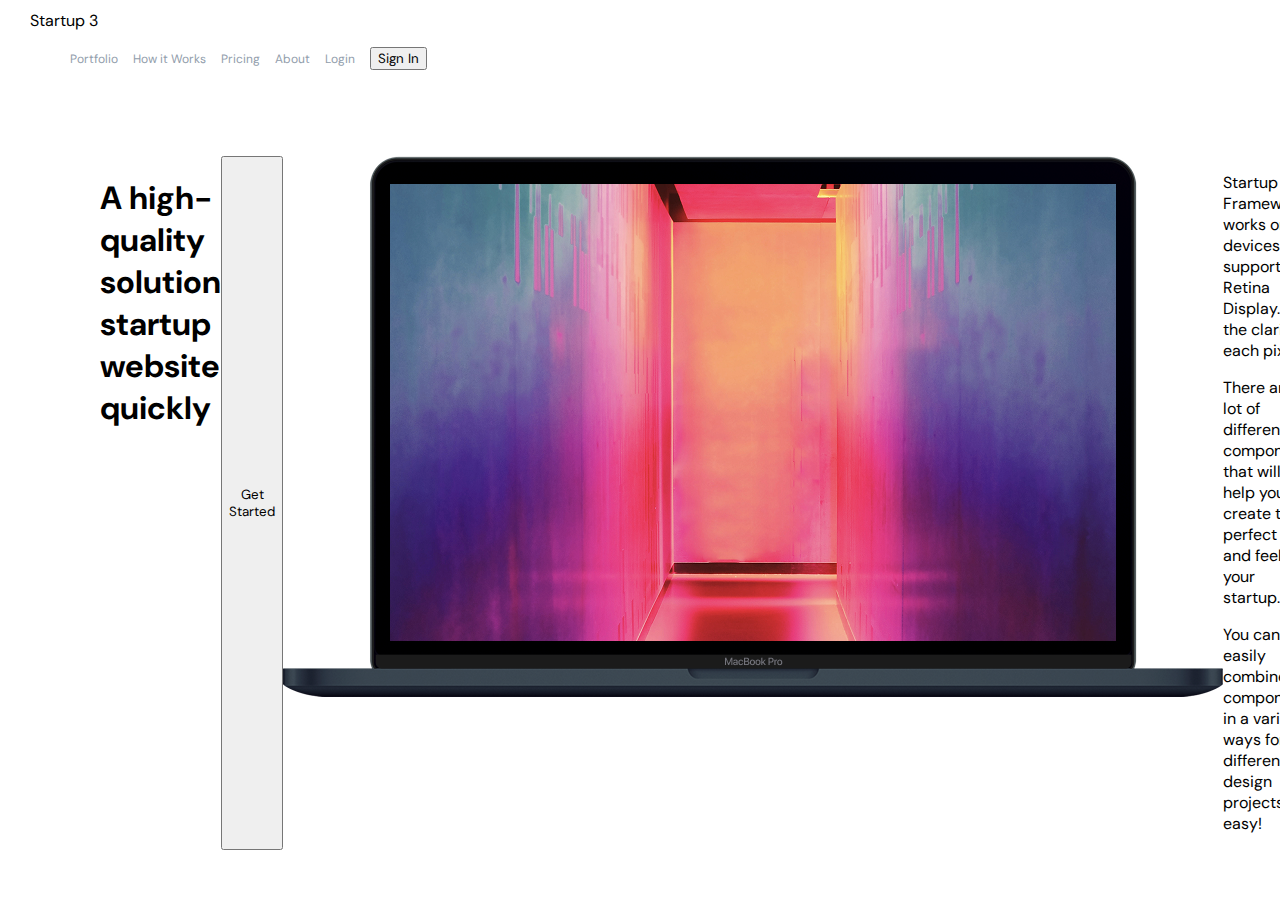
<file: ass.html>
<!DOCTYPE html>
<html lang="en">
  <head>
    <meta charset="UTF-8" />
    <meta name="viewport" content="width=device-width, initial-scale=1.0" />
    <title>Assignment</title>
    <link rel="stylesheet" href="./style.css" />
    <link href="https://unpkg.com/aos@2.3.1/dist/aos.css" rel="stylesheet" />
  </head>
  <body>
    <header>
      <nav>
        <!-- logo -->
        <div class="logo">Startup 3</div>
        <!-- Nav items -->

        <ul>
          <li><a href="#">Portfolio</a></li>
          <li><a href="#">How it Works</a></li>
          <li><a href="#">Pricing</a></li>
          <li><a href="#">About</a></li>
          <li><a href="#">Login</a></li>
          <li><button class="head-btn">Sign In</button></li>
        </ul>
      </nav>
    </header>
    <!-- main -->
    <main>
      <h1>
        A high-quality solution startup <br />
        website quickly
      </h1>
      <button id="green-btn">Get Started</button>
      <div data-aos="flip-up" data-aos-duration="1000">
        <div><img src="./IMAGE/Group 3.png" alt="" /></div>
      </div>
      <!-- bottom item -->
      <section>
        <p id="p-1">
          Startup Framework works on devices supporting Retina Display. Feel the
          clarity in each pixel.
        </p>
        <p id="p-2">
          There are a lot of different components that will help you create the
          perfect look and feel for your startup.
        </p>
        <p id="p-3">
          You can easily combine components in a variety ways for different
          design projects. It’s easy!
        </p>
      </section>
    </main>
    <script src="https://unpkg.com/aos@2.3.1/dist/aos.js"></script>
    <script>
      AOS.init();
    </script>
  </body>
</html>
</file>
<file: style.css>
@import url("https://fonts.googleapis.com/css2?family=DM+Sans:ital,opsz,wght@0,9..40,100..1000;1,9..40,100..1000&display=swap");
* {
  font-family: "DM Sans", sans-serif;
  /* font-family: "ore-serif"; */
}
/* @font-face {
  font-family: "ore-serif";
  src: url(./fonts/Bitten.ttf);
} */
body {
  margin: 0;
  padding: 0;
}
header {
  display: flex;
  justify-content: space-between;
  margin: 10px 30px 70px 30px;
}

nav ul {
  display: flex;
}

nav ul li {
  list-style: none;
  margin-right: 15px;
}

nav ul li a {
  font-size: 12px;
  text-decoration: none;
  color: #919dab;
}

.btn-log,
.btn-sign,
.p-btn,
.l-btn {
  outline: none;
  box-shadow: none;
  border: 0;
  background: #25dac5;
  color: white;
  padding: 10px 15px;
  border-radius: 80px;
  cursor: pointer;
}

.p-btn,
.l-btn {
  padding: 10px 40px;
  text-align: center;
}

.btn-sign,
.l-btn {
  background: white;
  color: #919dab;
}
.l-btn {
  margin: 10px 0 0 0;
}
.btn-log:hover,
.p-btn:hover {
  background: white;
  color: #25dac5;
  border: 1px solid #25dac5;
}

.btn-sign:hover,
.l-btn:hover {
  background: #25dac5;
  color: #fff;
  border: 50px;
}

.search-img {
  margin: 3px 0 0 0;
}

.search-img {
  width: 70%;
}

.logo-img{
  margin-left: -20px;
  margin-top: 12px;
}
.cta {
  margin: 12px 0 0 0;
}
.hero {
  margin: 20px 70px 70px 30px;
  text-align: center;
}

.hero h1 {
  font-size: 50px;
  color: #1e0e62;
}
.hero p {
  font-weight: 500;
  color: #15143966;
}
/* startup ends */
/* content start  */
.content {
  background: url(./IMAGE/Image.png) no-repeat center center/cover;
  width: 100%;
  height: 350px;
  background-color: #2f1893;
}
.content-text {
  text-align: center;
  padding: 40px;
  color: white;
  /* position: absolute; */
}
/* content end  */
/* features start */
.features {
  display: flex;
  justify-content: space-between;
  margin-bottom: 100px;
  margin-top: 50px;
}

.text-features h1,
h4 {
  color: #1e0e62;
}
.text-features p {
  color: #15143966;
  font-size: 15px;
}

.img-features img {
  width: 100%;
  height: 350px;
  margin-top: 40px;
  margin-right: -20px;
}
.text-features {
  margin-left: 120px;
  margin-top: 30px;
  font-size: 15px;
}

/* features end  */
/* ecom start  */
.ecom-top {
  text-align: center;
}

.ecom-footer {
  display: flex;
  justify-content: space-between;
}
.ecom-footer button {
  border-radius: 10px;
  border: 0px solid rgba(128, 128, 128, 0.246);
  box-shadow: none;
  outline: none;
  color: #1e0e62;
  cursor: pointer;
  font-size: 11px;
  background-color: white;
  padding: 5px 8px;
}
.ecom-footer button:hover {
  background-color: #1d0e62b1;
  color: white;
  border: 1px;
}
.ecom-top h2 {
  color: #1e0e62;
  font-size: 30px;
}
.ecom-top small {
  color: #15143966;
  font-size: 11px;
  margin-top: -12px;
}
.ecom-footer h4 {
  font-size: 14px;
  color: #1e0e62;
  margin-top: -2px;
}
.ecom-footer small {
  color: #15143966;
  font-size: 12px;
  margin-top: -10px;
}
.ecom-body img {
  width: 100%;
}
.ecom-body {
  display: flex;
  gap: 10px;
  margin-bottom: 100px;
  justify-content: center;
}

.text-page {
  margin: 20px 0 10px 0;
}

/* testimonial start */
.testimonial {
  display: flex;
  justify-content: center;
  gap: 30px;
  margin-bottom: 40px;
}
.test-body {
  display: flex;
  gap: 15px;
}
.test-text span,
small {
  display: block;
}
.test-text {
  margin-top: -7px;
}
.test-text p {
  color: #15143940;
  font-size: 12px;
}
.test-top {
  color: #1e0e62;
  text-align: center;
  margin: 50px 0 30px 0;
}
.test-text span {
  color: #1e0e62;
  font-size: 12px;
  font-weight: 50%;
}
.test-text small {
  color: #15143940;
  font-size: 10px;
}
.test-body img {
  width: 100%;
}
/* form start */
.form {
  width: 100%;
  height: 500px;
  background: url("./IMAGE/Background.png");
  background-repeat: no-repeat center center cover;
  background-color: #2f1893;
  display: flex;
  justify-content: space-between;
}
.form-all {
  padding: 70px 0px 0px 100px;
}

.form-all h2 {
  color: white;
  font-size: 40px;
}
.form-all h2,
.form-head {
  margin-left: 20px;
}
.form-head p {
  color: white;
  font-size: 15px;
  margin-top: -10px;
}
.form-head {
  display: flex;
  gap: 5px;
}
.form-head a {
  color: #25dac5;
  text-decoration: none;
}
.form-fill input {
  border-radius: 20px;
  padding: 12px 40px;
  background: none;
  border: 1px solid rgba(255, 255, 255, 0.116);
  display: block;
  margin: 10px;
  color: white;
}
.form-forget {
  display: flex;
  font-size: 12px;
  gap: 40px;
  margin-bottom: 20px;
}
.form-forget p {
  color: white;
  margin-top: -2px;
}
.form-forget a {
  color: red;
  text-decoration: none;
  margin-top: -2px;
}
.form-in {
  display: inline-flex;
  margin-left: 10px;
}
.form-in input {
  margin-top: -12px;
  background: #25dac5;
}
::placeholder {
  color: white;
  font-size: 12px;
}
.form-btn button {
  color: white;
  outline: none;
  box-shadow: none;
  padding: 5px 10px;
  border: none;
  border-radius: 30px;
  background-color: #25dac5;
  font-size: 12px;
  margin-left: 10px;
}
.form-btn :hover {
  color: #25dac5;
  background: white;
}
.form-size {
  margin: 200px;
  color: white;
  font-size: 18px;
  border: 1px solid white;
  height: 150px;
  width: 25%;
  text-align: center;
}
/* form end  */
/* contact start  */
.contact-head {
  width: 100%;
  height: 400px;
  background: url(./IMAGE/contactback.png) no-repeat center center / cover;
  background-color: #2f1893;
  padding-top: 50px;
  /* margin-left: -50px; */
  text-align: center;
  margin-top: 20px;
}
.contact-body h1 {
  font-size: 30px;
  color: white;
}
.contact-body p {
  font-size: 13px;
  color: white;
  margin-bottom: 40px;
}
.place-cnt input {
  border-radius: 30px;
  padding: 15px 25px;
  background: none;
  color: rgba(255, 255, 255, 0.151);
  display: block;
  border: 1px solid rgba(255, 255, 255, 0.151);
  margin: 15px;
}
.place-cnt ::placeholder {
  color: rgba(255, 255, 255, 0.151);
}
.place-cnt2 input {
  border-radius: 10px;
  border: 1px solid rgba(255, 255, 255, 0.151);
  margin-top: 15px;
  width: 150%;
  height: 100px;
  background: none;
  color: rgba(255, 255, 255, 0.151);
}
.place-cnt2 ::placeholder {
  color: rgba(255, 255, 255, 0.151);
}
.inputcnt {
  display: inline-flex;
}
.cnt-btn button {
  color: white;
  background-color: #25dac5;
  border-radius: 20px;
  padding: 10px 20px;
  border: none;
  outline: none;
  box-shadow: none;
  margin-top: 20px;
  font-size: 12px;
}
.cnt-btn :hover {
  color: #25dac5;
  background: white;
}
/* contact ends */
/* .box {
  width: 100vw;
  height: 100vh;
  object-fit: cover;
  left: 0;
  top: 0;
  position: fixed;
  z-index: -10;
} */
/* footer starts */

.footer-main,
.left-div,
.footer-bottom {
  display: flex;
  justify-content: space-between;
}
.right-div img {
  width: 15%;
  margin-right: 20px;
}

.left-div {
  gap: 60px;
}

.footer-main {
  margin: 20px 20px 30px 45px;
}
.footer-btn {
  color: white;
  background-color: #482be7;
  padding: 10px 20px;
  border: none;
  border-radius: 60px;
  margin-top: 20px;
}
.footer-btn:hover {
  background: white;
  border: 0.2px solid black;
  cursor: pointer;
  color: #482be7;
}
.left-div p {
  color: #1e0e62;
  font-weight: bold;
  margin-left: 12px;
}
.left-div small {
  color: #1e0e62;
  margin: 10px;
}
.footer-bottom h5 {
  color: #1e0e62;
  font-size: 15px;
}
.footer-bottom {
  margin: 0 50px 30px;
}
.footer-bottom small {
  color: #15143966;
  font-size: 12px;
}
.footer-bottom img {
  margin-top: 20px;
}
.hr-line {
  width: 90%;
  color: #ebeaed;
}
/* footer ends  */
/* pricing table starts  */
.pricing-head {
  color: #1e0e62;
  text-align: center;
  margin-top: 50px;
}
.pricing-head small {
  color: #15143966;
  font-size: 12px;
}
.sub-price {
  display: flex;
  gap: 10px;
  color: #1e0e62;
  margin-top: 20px;
  margin-left: 20px;
}
.sub-price h1 {
  margin-top: -4px;
}
.price1 p {
  color: #15143966;
  font-size: 13px;
  margin-top: -5px;
}
.price1 span {
  color: #1e0e62;
  font-size: 15px;
}
.pricing button {
  padding: 15px 25px;
  margin: 50px;
  background: none;
  outline: none;
  border: 1px solid #ebeaed;
  border-radius: 5px;
}
.pricing button:hover {
  background: #361f9b;
  color: white;
  cursor: pointer;
}
.price-host1,
.price-host2 {
  display: flex;
  font-size: 15px;
  gap: 5px;
  color: #15143966;
}
.price-host1 img,
.price-host2 img {
  height: 10px;
  margin-top: 14px;
}

.price-host2 {
  margin-top: -10px;
}
#price-down {
  font-size: 15px;
  color: #1514392a;
  margin: -10px 0 20px 20px;
}
.pricing-bottom button {
  color: #1e0e62;
  padding: 10px 20px;
  background: none;
  border: 1px solid #ebeaed;
  border-radius: 50px;
  margin-left: 20px;
  cursor: pointer;
  margin-top: 10px;
}
.pricing-bottom {
  margin: -50px 0 20px 80px;
}
main {
  display: flex;
  margin: 20px 0 20px 100px;
}
.btn-green button {
  color: white;
  background-color: #25dac5;
}
.btn-green button:hover {
  color: #1e0e62;
  background: none;
  border: 1px solid #ebeaed;
}
.menu {
  display: none;
}

/* pricing ends  */
@media screen and (max-width: 650px) {
  header, .features, .inputcnt {
    flex-direction: column;
    margin-bottom: 20px;
  }

  .logo-img {
    width: 5%;
  }
  nav ul,
  .testimonial,
  .ecom-body,
  main,
  .form,
  .footer-main,
  .left-div,
  .footer-bottom {
    flex-direction: column;
  }
  nav,
  .cta {
    display: none;
  }
  .menu {
    display: block;
    font-weight: 900%;
    color: #1e0e62;
    margin-top: 23px;
    margin-right: 10px;
  }
  .mobile-view {
    display: flex;
    justify-content: space-between;
  }
  .hero h1 {
    font-size: 25px;
  }
  .hero {
    text-align: left;
    margin: 20px;
  }
  br {
    display: none;
  }
  .p-btn,
  .l-btn {
    width: 100%;
  }
  .content-text h1 {
    font-size: 25px;
  }
  .content-text p {
    font-size: 15px;
  }
  .content {
    margin: 3px 0 4px 0;
  }
 
  .text-features {
    margin-left: 20px;
    margin-top: 5px;
  }
  .ecom-body {
    margin: 10px 20px;
  }
  main {
    margin: 20px 0 20px 0px;
  }
  .contact-head {
    padding-top: 0;
    height: 550px;
  }
  .place-cnt2 input, .place-cnt input {
    width: 120%;
  }
  .place-cnt input, .place-cnt2 {
   margin-left: -80px;
  }
  .cnt-btn button{
    width: 90%;

  }

  .form-all {
    padding: 0;
  }
  .form-size {
    width: 80%;
   margin: 0px ;
  height: 130px;
  margin-left: 20px;
  margin-top: 20px;
  
  }
  .form {
   justify-content: space-evenly;
  }
  .left-div {
    gap: 20px;
  }
  .right-div img {
    width: 5%;
    margin-right: 5px;
  }
  .features{
    margin-bottom: 20px;
  }
  .e-commerce-body {
    margin-top: 40px;
  }
 .contact-body{
  padding: 10px ;
 }
}
</file>
